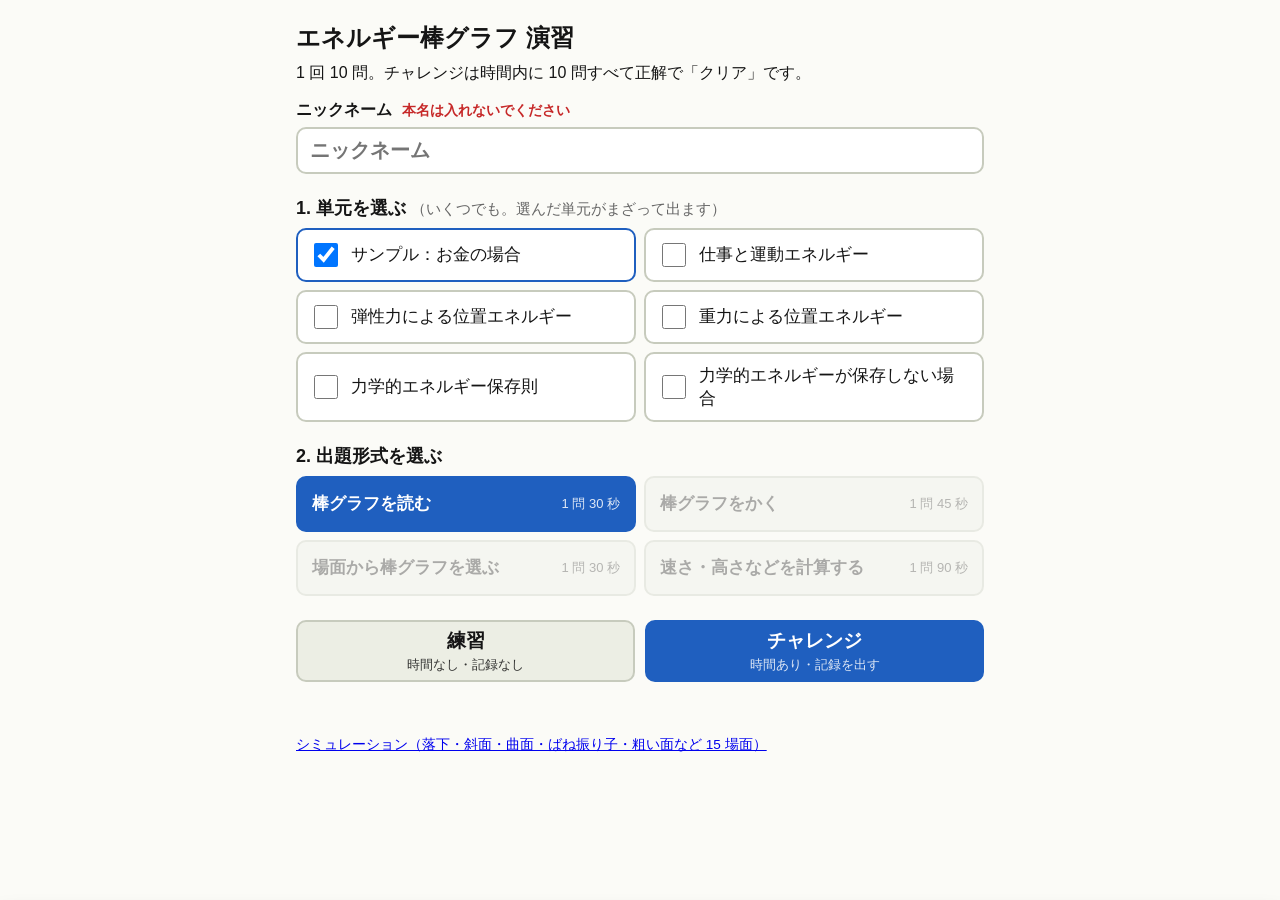
<file: index.html>
<!DOCTYPE html>
<html lang="ja">
<head>
<meta charset="utf-8">
<meta name="viewport" content="width=device-width,initial-scale=1,viewport-fit=cover">
<title>エネルギー棒グラフ 演習</title>
<link rel="stylesheet" href="css/app.css">
</head>
<body>

<!-- ホーム -->
<section id="vHome" class="view">
  <div class="home">
    <h1>エネルギー棒グラフ 演習</h1>
    <p class="lead">1 回 10 問。チャレンジは時間内に 10 問すべて正解で「クリア」です。</p>

    <label class="field"><span>ニックネーム <span class="warnnote">本名は入れないでください</span></span>
      <input id="name" maxlength="16" autocomplete="off" placeholder="ニックネーム">
    </label>

    <h2>1. 単元を選ぶ <span class="dim">（いくつでも。選んだ単元がまざって出ます）</span></h2>
    <div id="units" class="units"></div>

    <h2>2. 出題形式を選ぶ</h2>
    <div id="formats" class="levels"></div>

    <div class="startrow">
      <button id="practice" class="big" type="button">練習<span class="t">時間なし・記録なし</span></button>
      <button id="start" class="big primary" type="button">チャレンジ<span class="t">時間あり・記録を出す</span></button>
    </div>
    <p id="homeMsg" class="msg"></p>
    <p class="dim"><a href="sim.html">シミュレーション（落下・斜面・曲面・ばね振り子・粗い面など 15 場面）</a></p>
  </div>
</section>

<!-- 問題 -->
<section id="vQuiz" class="view hidden">
  <header class="qtop">
    <span id="qNum" class="qnum"></span>
    <div class="timer"><div id="timerBar"></div></div>
    <span id="timerTxt" class="ttxt"></span>
    <button id="bSheet" class="tool" type="button">✏️<span class="lbl"> 計算用紙</span></button>
    <button id="bCalc" class="tool" type="button">🧮<span class="lbl"> 電卓</span></button>
  </header>
  <!-- 問題文と問いは 1 か所。その下に図、そのすぐ下で答える（視線を上から下へ 1 本に） -->
  <main class="qscroll" id="qscroll">
    <div class="qcard">
      <p class="qtext"><span id="qText"></span><span id="qAsk" class="ask"></span></p>
      <div class="figs" id="figs"><div id="qScene" class="scene"></div><div id="qChart" class="chart"></div></div>
      <div id="answerArea" class="answer"></div>
      <div id="feedback" class="feedback hidden"></div>
    </div>
  </main>
</section>

<!-- 結果 -->
<section id="vResult" class="view hidden">
  <div class="result">
    <div id="rScore" class="rscore"></div>
    <div id="rClear" class="clear hidden">クリア</div>
    <ol id="rList" class="rlist"></ol>
    <div class="record" id="rRecord">
      <img id="recordImg" alt="回答記録の画像">
      <a id="recordDl" class="big primary" href="#" download="回答記録.png">画像を保存</a>
      <p class="dim">保存した画像を Classroom に提出してください。保存できないときは、画像を長押しして保存するか、画面のスクリーンショットを撮ってください。</p>
    </div>
    <div class="row">
      <button id="again" class="big" type="button">もう一度（同じ単元・出題形式）</button>
      <button id="toChallenge" class="big primary hidden" type="button">同じ単元・出題形式でチャレンジ</button>
      <button id="home" class="big" type="button">はじめの画面へ</button>
    </div>
  </div>
</section>

<!-- 計算用紙（下から出る） -->
<div id="sheet" aria-label="計算用紙">
  <div id="grip" title="上下に動かして高さを変える"></div>
  <div id="tools">
    <button id="tPen" class="on" type="button">✒️ ペン</button>
    <button id="tEra" type="button">🧽 消しゴム</button>
    <button id="tUndo" type="button">↶ 戻す</button>
    <button id="tClear" type="button">🗑 全部消す</button>
    <span class="note" id="penNote">指でも書けます（ペンを使うと指は無視）</span>
    <span class="sp"></span>
    <button id="tClose" type="button">✕ 閉じる</button>
  </div>
  <div id="padwrap"><canvas id="pad"></canvas></div>
</div>

<!-- 電卓（浮かぶ・動かせる） -->
<div id="calc">
  <div id="calchead"><span>⠿ 電卓（ここを持って動かす）</span><button id="cClose" type="button">✕</button></div>
  <div id="disp"><div class="ex" id="dEx"></div><div class="rv" id="dRv">0</div></div>
  <div id="ckeys"></div>
</div>

<canvas id="recordCanvas" class="hidden"></canvas>

<script src="vendor/qrcode.js"></script>
<script src="vendor/qrcode_UTF8.js"></script>
<script src="lib/ebar.js"></script>
<script src="lib/scene.js"></script>
<script src="lib/gen.js"></script>
<script src="js/record.js"></script>
<script src="js/tools.js"></script>
<script src="js/app.js"></script>
</body>
</html>
</file>
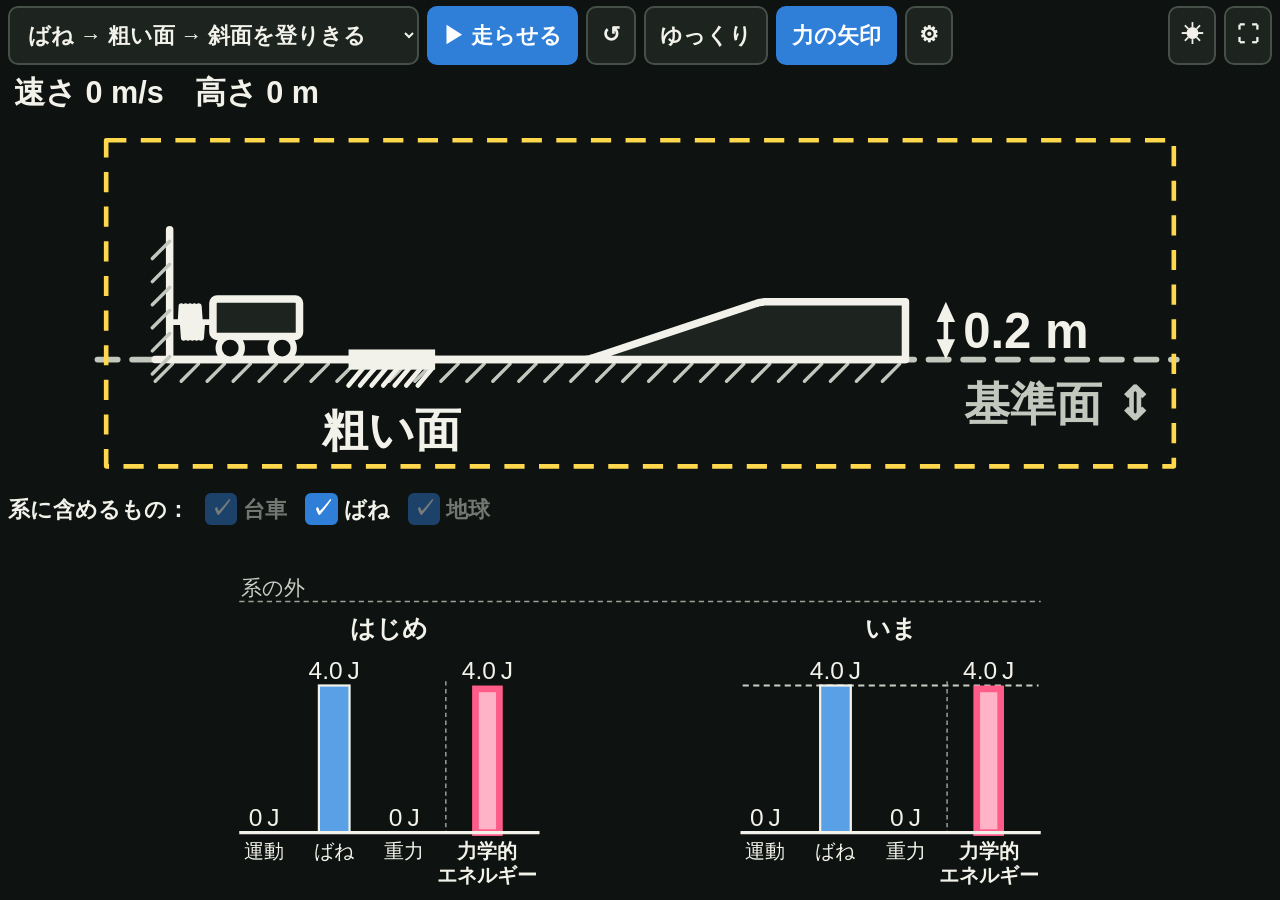
<file: sim.html>
<!DOCTYPE html>
<html lang="ja" class="dark">
<head>
<meta charset="utf-8">
<meta name="viewport" content="width=device-width,initial-scale=1,maximum-scale=1,user-scalable=no,viewport-fit=cover">
<meta name="apple-mobile-web-app-capable" content="yes">
<meta name="mobile-web-app-capable" content="yes">
<meta name="apple-mobile-web-app-status-bar-style" content="black-translucent">
<meta name="theme-color" content="#0e1210">
<title>エネルギー棒グラフ シミュレーション</title>
<link rel="stylesheet" href="css/sim.css">
</head>
<body>
<div id="app">
  <!-- 操作は 1 行にまとめる（場面・再生・表示）。図の場所を広くとる -->
  <header class="bar">
    <select id="preset" aria-label="場面"></select>
    <button id="bRun" class="primary" type="button">▶ 走らせる</button>
    <button id="bReset" type="button" title="はじめから">↺</button>
    <button id="bSlow" type="button">ゆっくり</button>
    <button id="bForce" class="on" type="button" aria-pressed="true">力の矢印</button>
    <button id="bAdj" class="icon" type="button" title="値を動かす">⚙</button>
    <span class="sp"></span>
    <button id="bTheme" class="icon" type="button" title="明るい画面／黒い画面">☀</button>
    <button id="bFull" class="icon" type="button" title="全画面">⛶</button>
  </header>
  <div id="custom" class="bar sub hidden"></div>

  <!-- 上にコース、下に棒グラフ（横に並べると両方小さくなった）。縦長の場面（鉛直）だけ、横長の画面で左右に並べる -->
  <main id="stage" class="stage">
    <div class="cell course">
      <div id="course"></div>
      <div id="readout" class="readout"></div>
    </div>
    <div class="side">
      <div class="row2"><div id="sys" class="sys"></div><div id="msg" class="msg"></div></div>
      <div id="chart" class="cell chart"></div>
      <p id="fricCap" class="fcap hidden">↑ 摩擦力が台車に負の仕事をした</p>
    </div>
  </main>
</div>

<script src="lib/ebar.js"></script>
<script src="lib/simcore.js"></script>
<script src="js/sim.js"></script>
</body>
</html>
</file>
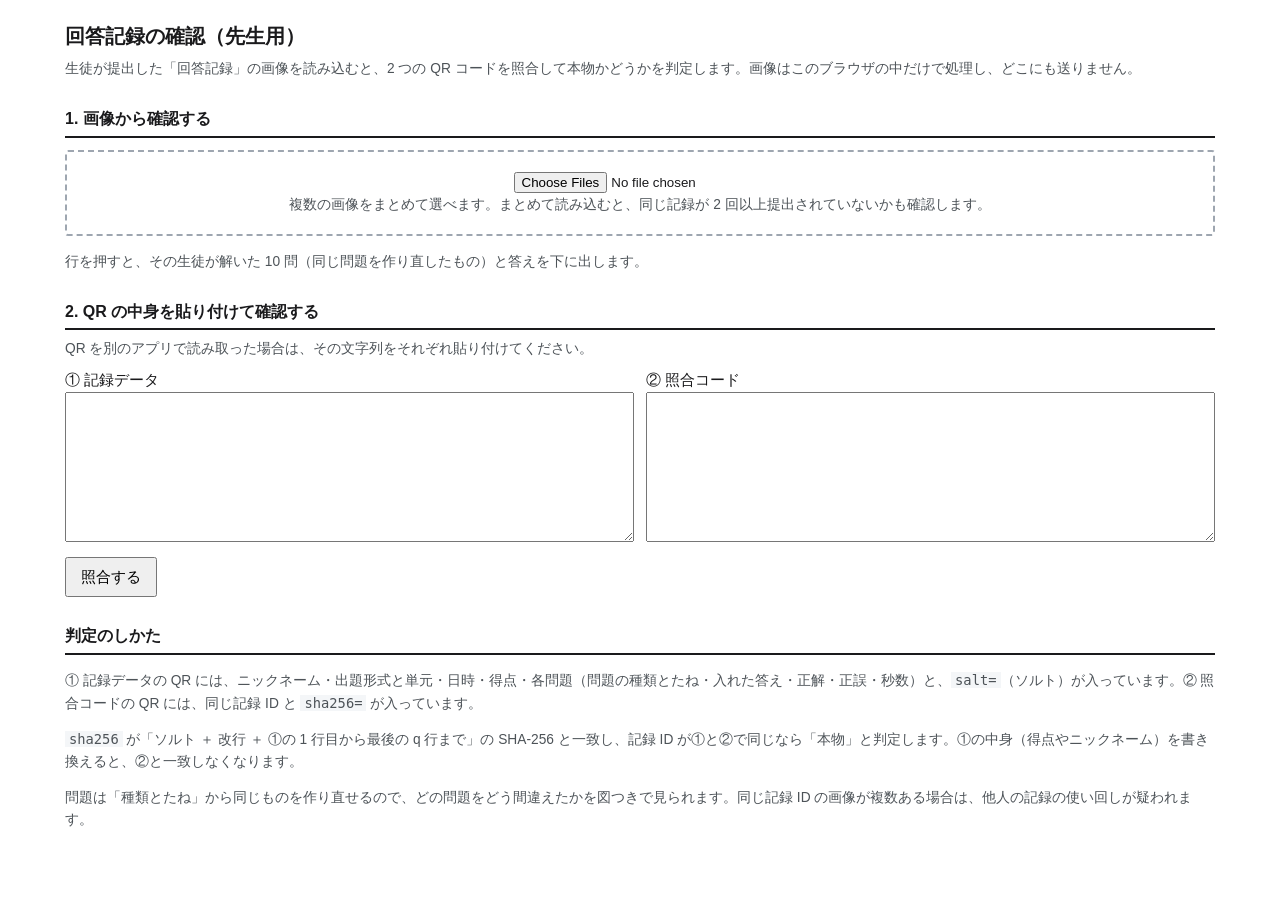
<file: verify.html>
<!DOCTYPE html>
<html lang="ja">
<head>
<meta charset="UTF-8">
<meta name="viewport" content="width=device-width, initial-scale=1.0">
<meta name="robots" content="noindex">
<title>回答記録の確認（先生用）｜エネルギー棒グラフ 演習</title>
<style>
  body { font-family: "BIZ UDPGothic", "Hiragino Sans", "Noto Sans JP", Meiryo, sans-serif; color: #1a1a1c; margin: 0; padding: 20px; line-height: 1.6; font-size: 15px; }
  main { max-width: 1150px; margin: 0 auto; }
  h1 { font-size: 1.25rem; margin: 0 0 6px; }
  h2 { font-size: 1rem; margin: 26px 0 8px; border-bottom: 2px solid #1a1a1c; padding-bottom: 4px; }
  .note { color: #4d5358; font-size: .86rem; }
  .drop { border: 2px dashed #9ea6b0; padding: 18px; text-align: center; margin: 12px 0; border-radius: 3px; }
  table { border-collapse: collapse; width: 100%; font-size: .84rem; }
  th, td { border: 1px solid #d8dce0; padding: 6px 8px; text-align: left; vertical-align: top; }
  th { background: #f4f6f8; }
  tr.rec { cursor: pointer; } tr.rec:hover { background: #f7f9fc; }
  .ok { color: #0e6245; font-weight: 700; } .ng { color: #b91c1c; font-weight: 700; } .warn { color: #9a5b00; font-weight: 700; }
  textarea { width: 100%; height: 150px; font-family: monospace; font-size: .8rem; box-sizing: border-box; }
  button { font: inherit; padding: 6px 14px; cursor: pointer; }
  code { background: #f4f6f8; padding: 0 4px; }
  pre { background: #f4f6f8; padding: 10px; font-size: .8rem; white-space: pre-wrap; }
  .detail { border: 2px solid #9ea6b0; border-radius: 6px; padding: 10px 14px; margin: 12px 0; }
  .qd { border-top: 1px solid #d8dce0; padding: 10px 0; display: grid; grid-template-columns: 1fr 1fr; gap: 12px; }
  .qd svg { width: 100%; height: auto; max-width: 460px; display: block; }
  .qd .t { font-size: .9rem; }
  @media (max-width: 800px) { .qd { grid-template-columns: 1fr; } }
</style>
</head>
<body>
<main>
  <h1>回答記録の確認（先生用）</h1>
  <div class="note">生徒が提出した「回答記録」の画像を読み込むと、2 つの QR コードを照合して本物かどうかを判定します。画像はこのブラウザの中だけで処理し、どこにも送りません。</div>

  <h2>1. 画像から確認する</h2>
  <div class="drop">
    <input type="file" id="file-input" accept="image/*" multiple>
    <div class="note">複数の画像をまとめて選べます。まとめて読み込むと、同じ記録が 2 回以上提出されていないかも確認します。</div>
  </div>
  <div id="summary" class="note"></div>
  <p><button type="button" id="csv-btn" hidden>一覧を CSV で保存</button></p>
  <table id="result-table" hidden>
    <thead><tr><th>画像</th><th>判定</th><th>ニックネーム</th><th>出題形式・単元</th><th>得点</th><th>回答日時</th><th>記録ID</th><th>理由・注意</th></tr></thead>
    <tbody></tbody>
  </table>
  <div class="note">行を押すと、その生徒が解いた 10 問（同じ問題を作り直したもの）と答えを下に出します。</div>
  <div id="detail"></div>

  <h2>2. QR の中身を貼り付けて確認する</h2>
  <div class="note">QR を別のアプリで読み取った場合は、その文字列をそれぞれ貼り付けてください。</div>
  <div style="display:grid; grid-template-columns:1fr 1fr; gap:12px; margin-top:8px;">
    <div><div>① 記録データ</div><textarea id="paste-record"></textarea></div>
    <div><div>② 照合コード</div><textarea id="paste-check"></textarea></div>
  </div>
  <button type="button" id="paste-verify-btn" style="margin-top:8px;">照合する</button>
  <pre id="paste-result" hidden></pre>

  <h2>判定のしかた</h2>
  <div class="note">
    <p>① 記録データの QR には、ニックネーム・出題形式と単元・日時・得点・各問題（問題の種類とたね・入れた答え・正解・正誤・秒数）と、<code>salt=</code>（ソルト）が入っています。② 照合コードの QR には、同じ記録 ID と <code>sha256=</code> が入っています。</p>
    <p><code>sha256</code> が「ソルト ＋ 改行 ＋ ①の 1 行目から最後の q 行まで」の SHA-256 と一致し、記録 ID が①と②で同じなら「本物」と判定します。①の中身（得点やニックネーム）を書き換えると、②と一致しなくなります。</p>
    <p>問題は「種類とたね」から同じものを作り直せるので、どの問題をどう間違えたかを図つきで見られます。同じ記録 ID の画像が複数ある場合は、他人の記録の使い回しが疑われます。</p>
  </div>
</main>
<script src="vendor/jsQR.js"></script>
<script src="lib/ebar.js"></script>
<script src="lib/scene.js"></script>
<script src="lib/gen.js"></script>
<script src="js/record.js"></script>
<script src="js/verify.js"></script>
</body>
</html>
</file>
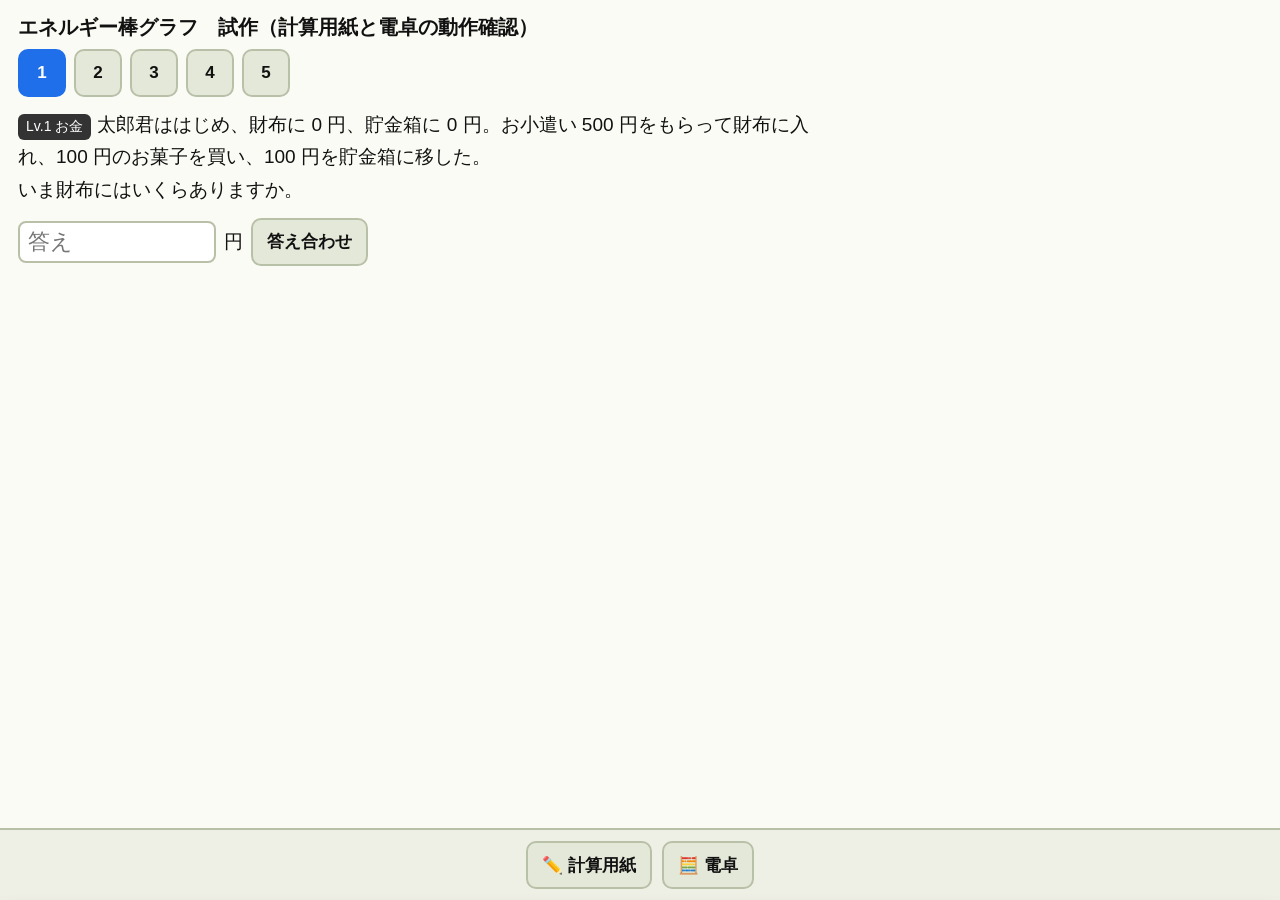
<file: proto/scratch.html>
<!DOCTYPE html>
<html lang="ja">
<head>
<meta charset="utf-8">
<meta name="viewport" content="width=device-width,initial-scale=1,viewport-fit=cover">
<title>エネルギー棒グラフ 試作（計算用紙・電卓）</title>
<style>
:root{--bg:#fbfbf5;--fg:#111;--dim:#667;--line:#b9c0a8;--btn:#e4e8d8;--on:#1f6feb;--K:#1f5f8b;--Us:#2e8b57;--Ug:#c77d0a;--sum:#e05a78;--W:#d23;}
*{box-sizing:border-box;-webkit-tap-highlight-color:transparent}
html,body{margin:0;height:100%;background:var(--bg);color:var(--fg);
  font-family:"BIZ UDPGothic","Hiragino Sans","Noto Sans JP",sans-serif;touch-action:manipulation}
body{overflow:hidden}
#main{position:fixed;inset:0 0 72px 0;overflow:auto;padding:14px 18px 40px;-webkit-overflow-scrolling:touch}
h1{font-size:20px;margin:0 0 6px}
.lv{display:inline-block;background:#333;color:#fff;border-radius:6px;padding:1px 8px;font-size:14px;margin-right:6px}
.q{font-size:19px;line-height:1.7;max-width:820px}
.nav{display:flex;gap:8px;flex-wrap:wrap;margin:8px 0 12px}
button{font:inherit;font-size:17px;font-weight:700;background:var(--btn);color:var(--fg);border:2px solid var(--line);
  border-radius:10px;min-height:48px;min-width:48px;padding:4px 14px;cursor:pointer;
  -webkit-user-select:none;user-select:none;-webkit-touch-callout:none}
button.on{background:var(--on);border-color:var(--on);color:#fff}
button:active{filter:brightness(.9)}
.ans{display:flex;gap:8px;align-items:center;flex-wrap:wrap;margin:12px 0;font-size:19px}
.ans input{font:inherit;font-size:22px;width:9em;padding:6px 8px;border:2px solid var(--line);border-radius:8px}
.res{font-weight:700;min-height:1.6em;font-size:19px}
.res.ok{color:#178a3a}.res.ng{color:#c22}
.choices{display:flex;gap:12px;flex-wrap:wrap}
.choice{border:3px solid var(--line);border-radius:12px;padding:4px;background:#fff;cursor:pointer}
.choice.sel{border-color:var(--on)}
svg text{font-family:inherit}
/* 下のバー */
#bar{position:fixed;left:0;right:0;bottom:0;height:72px;display:flex;gap:10px;justify-content:center;align-items:center;
  background:#eef0e6;border-top:2px solid var(--line);padding-bottom:env(safe-area-inset-bottom);z-index:5}
/* 計算用紙（下から出る） */
#sheet{position:fixed;left:0;right:0;bottom:0;height:46vh;background:#fff;border-top:3px solid #888;
  box-shadow:0 -6px 20px rgba(0,0,0,.18);transform:translateY(105%);transition:transform .2s;z-index:10;
  display:flex;flex-direction:column}
#sheet.open{transform:none}
#sheet.dragging{transition:none}
#grip{height:26px;display:flex;justify-content:center;align-items:center;cursor:ns-resize;touch-action:none;flex:none}
#grip::before{content:"";width:70px;height:6px;border-radius:3px;background:#aaa}
#tools{display:flex;gap:8px;padding:0 10px 6px;flex:none;align-items:center;flex-wrap:wrap}
#tools .sp{flex:1}
#tools .note{font-size:13px;color:var(--dim)}
#padwrap{position:relative;flex:1;min-height:0;
  background-image:linear-gradient(#e8eef5 1px,transparent 1px),linear-gradient(90deg,#e8eef5 1px,transparent 1px);background-size:28px 28px}
#pad{position:absolute;inset:0;width:100%;height:100%;touch-action:none;display:block;
  -webkit-user-select:none;user-select:none;-webkit-touch-callout:none}
/* 電卓（浮かぶ・動かせる） */
#calc{position:fixed;right:16px;top:70px;width:300px;background:#2b2f33;color:#fff;border-radius:14px;padding:8px;
  box-shadow:0 8px 24px rgba(0,0,0,.3);z-index:20;display:none;touch-action:none;
  -webkit-user-select:none;user-select:none}
#calc.open{display:block}
#calchead{display:flex;justify-content:space-between;align-items:center;padding:0 4px 6px;cursor:move;font-size:14px;color:#bbb}
#calchead button{min-height:34px;min-width:34px;padding:0 8px;font-size:15px;background:#444;color:#fff;border-color:#555}
#disp{background:#eef3e8;color:#111;border-radius:8px;padding:6px 10px;text-align:right;font-size:18px;min-height:64px;word-break:break-all}
#disp .ex{color:#555;font-size:16px;min-height:1.3em}
#disp .rv{font-size:26px;font-weight:700}
#keys{display:grid;grid-template-columns:repeat(5,1fr);gap:6px;margin-top:8px}
#keys button{min-height:48px;padding:0;font-size:20px;background:#444;color:#fff;border-color:#555}
#keys button.op{background:#5a6e8c}
#keys button.eq{background:#e08a1e;border-color:#e08a1e}
#keys button.wide{grid-column:span 2}
</style>
</head>
<body>
<div id="main">
  <h1>エネルギー棒グラフ　試作（計算用紙と電卓の動作確認）</h1>
  <div class="nav" id="nav"></div>
  <div id="qbox"></div>
</div>

<div id="bar">
  <button id="bSheet">✏️ 計算用紙</button>
  <button id="bCalc">🧮 電卓</button>
</div>

<div id="sheet" aria-label="計算用紙">
  <div id="grip" title="上下に動かして高さを変える"></div>
  <div id="tools">
    <button id="tPen" class="on">✒️ ペン</button>
    <button id="tEra">🧽 消しゴム</button>
    <button id="tUndo">↶ 戻す</button>
    <button id="tClear">🗑 全部消す</button>
    <span class="note" id="penNote">指でも書けます（ペンを使うと指は無視）</span>
    <span class="sp"></span>
    <button id="tClose">✕ 閉じる</button>
  </div>
  <div id="padwrap"><canvas id="pad"></canvas></div>
</div>

<div id="calc">
  <div id="calchead"><span>⠿ 電卓（ここを持って動かす）</span><button id="cClose">✕</button></div>
  <div id="disp"><div class="ex" id="dEx"></div><div class="rv" id="dRv">0</div></div>
  <div id="keys"></div>
</div>

<script>
'use strict';
const cap=(el,id)=>{try{el.setPointerCapture(id);}catch(_){}};  // 取れないことがあっても描画は続ける
/* ============ 問題（試作：レベルごとに 1 問ずつ） ============ */
// 棒グラフ（ストックだけ）＋仕事は矢印（フロー）。棒の高さは J。
function barSVG(before, after, work, opt={}){
  // before/after: {K,Us,Ug} J。work: J（正=入る、負=出る、0/null=なし）
  const W=520,H=230, base=180, scale=opt.scale||1.4, cols=['K','Us','Ug','sum'];
  const name={K:'運動',Us:'ばね',Ug:'重力',sum:'合計'}, col={K:'var(--K)',Us:'var(--Us)',Ug:'var(--Ug)',sum:'var(--sum)'};
  const g=(e,x0,label)=>{ e={...e}; e.sum=(e.K||0)+(e.Us||0)+(e.Ug||0); let s=`<text x="${x0+95}" y="20" text-anchor="middle" font-size="17" font-weight="700">${label}</text>`;
    cols.forEach((c,i)=>{const x=x0+15+i*45, h=(e[c]||0)*scale;
      s+=`<rect x="${x}" y="${base-h}" width="28" height="${h}" fill="${col[c]}"/>`;
      if(opt.values!==false) s+=`<text x="${x+14}" y="${base-h-5}" text-anchor="middle" font-size="14">${opt.hide&&opt.hide.includes(label+c)?'?':(e[c]||0)+' J'}</text>`;
      s+=`<text x="${x+14}" y="${base+18}" text-anchor="middle" font-size="13">${name[c]}</text>`;});
    return s+`<line x1="${x0+5}" y1="${base}" x2="${x0+195}" y2="${base}" stroke="#333" stroke-width="2"/>`+
      `<line x1="${x0+190-25}" y1="30" x2="${x0+190-25}" y2="${base}" stroke="#999" stroke-dasharray="4 3"/>`;};
  let s=`<svg viewBox="0 0 ${W} ${H}" width="${opt.w||W}" role="img">`+g(before,0,'まえ')+g(after,320,'あと');
  if(work){const up=work>0, t=opt.hideW?'?':`${up?'+':''}${work} J`;
    s+= up? `<path d="M225 60 h70 v30 h14 l-49 40 l-49 -40 h14 z" fill="#fde2e7" stroke="var(--W)" stroke-width="2"/><text x="260" y="82" text-anchor="middle" font-size="17" font-weight="700" fill="var(--W)">${t}</text><text x="260" y="152" text-anchor="middle" font-size="13">仕事をされた</text>`
          : `<path d="M225 80 h70 v30 h14 l-49 40 l-49 -40 h14 z" fill="#e2ecfd" stroke="#2456b8" stroke-width="2"/><text x="260" y="102" text-anchor="middle" font-size="17" font-weight="700" fill="#2456b8">${t}</text><text x="260" y="60" text-anchor="middle" font-size="13">仕事をした（負の仕事）</text>`;}
  else s+=`<text x="260" y="110" text-anchor="middle" font-size="26">→</text>`;
  return s+'</svg>';
}
const Q=[
 {id:'m1',lv:'Lv.1 お金',html:`太郎君ははじめ、財布に 0 円、貯金箱に 0 円。お小遣い 500 円をもらって財布に入れ、100 円のお菓子を買い、100 円を貯金箱に移した。<br>いま財布にはいくらありますか。`,ans:300,unit:'円'},
 {id:'g1',lv:'Lv.2 グラフの値',html:`運動エネルギー 50 J で動いている台車に、30 J の仕事をした（台車<b>に</b>仕事をした）。あとの運動エネルギーは何 J か。<br>`+barSVG({K:50},{K:80},30,{hide:['あとK','あとsum']}),ans:80,unit:'J'},
 {id:'d1',lv:'Lv.2 グラフの記入',type:'draw',html:`なめらかな水平面で、ばね（ばねのエネルギー 40 J）に押し付けた物体を放した。ばねから離れたあとの棒グラフを、棒を上下に動かして作ろう（1 目盛 10 J）。`},
 {id:'s1',lv:'Lv.3 場面から選ぶ',type:'choice',html:`高さ 1 m から静かに落とした物体（物体と重力場の系）。地面に着く直前の棒グラフはどれ？（はじめ：重力 60 J）`,
   choices:[barSVG({Ug:60},{K:60},0,{w:250,values:false}),barSVG({Ug:60},{K:30,Ug:30},0,{w:250,values:false}),barSVG({Ug:60},{K:60},60,{w:250,values:false})],ans:0,
   why:['正解。重力による位置エネルギーがすべて運動エネルギーに変わり、合計は変わらない。','まだ半分の高さ（0.5 m）のとき。','系に「重力場」を入れたので、重力の仕事を外から足すと二重に数えてしまう。']},
 {id:'c1',lv:'Lv.4 速さの計算',html:`質量 2.0 kg の物体を高さ 10 m から自由落下させた（g = 9.8 m/s²）。地面に達する直前の速さは何 m/s か。<br><span style="color:#667;font-size:16px">ヒント：まず棒グラフ → 重力 mgh → 運動 ½mv²</span>`,ans:14,unit:'m/s',tol:0.15},
];
let cur=0;
function renderNav(){document.getElementById('nav').innerHTML=Q.map((q,i)=>`<button class="${i===cur?'on':''}" data-i="${i}">${i+1}</button>`).join('');}
document.getElementById('nav').addEventListener('click',e=>{const b=e.target.closest('button');if(!b)return;go(+b.dataset.i);});
function go(i){Pad.save(Q[cur].id);cur=i;renderNav();renderQ();Pad.load(Q[cur].id);}
function renderQ(){
  const q=Q[cur], box=document.getElementById('qbox');
  let h=`<div class="q"><span class="lv">${q.lv}</span>${q.html}</div>`;
  if(q.type==='choice'){h+=`<div class="choices">${q.choices.map((c,i)=>`<div class="choice" data-i="${i}">${'ABC'[i]}<br>${c}</div>`).join('')}</div><div class="res" id="res"></div>`;}
  else if(q.type==='draw'){h+=`<div id="drawer"></div><div class="ans"><button id="chk">答え合わせ</button></div><div class="res" id="res"></div>`;}
  else{h+=`<div class="ans"><input id="ai" inputmode="decimal" autocomplete="off" placeholder="答え"> ${q.unit}<button id="chk">答え合わせ</button></div><div class="res" id="res"></div>`;}
  box.innerHTML=h;
  const res=box.querySelector('#res');
  if(q.type==='choice') box.querySelectorAll('.choice').forEach(el=>el.onclick=()=>{box.querySelectorAll('.choice').forEach(x=>x.classList.remove('sel'));el.classList.add('sel');
      const i=+el.dataset.i;res.className='res '+(i===q.ans?'ok':'ng');res.textContent=(i===q.ans?'⭕ ':'✖ ')+q.why[i];});
  else if(q.type==='draw') DrawBars.mount(box.querySelector('#drawer'),res);
  else box.querySelector('#chk').onclick=()=>{const v=parseFloat(box.querySelector('#ai').value.replace(/[，,]/g,'.').replace(/[０-９．]/g,c=>String.fromCharCode(c.charCodeAt(0)-0xFEE0)));
      const ok=Math.abs(v-q.ans)<=(q.tol||1e-9);res.className='res '+(ok?'ok':'ng');res.textContent=isNaN(v)?'数を入れてください':ok?'⭕ 正解！':'✖ もう一度。棒グラフを描いてから考えよう';};
}
/* グラフの記入：棒をドラッグ（10 J 刻み） */
const DrawBars={mount(el,res){
  const st={K:0,Us:0,Ug:0}, step=10, sc=1.6, base=200, names={K:'運動',Us:'ばね',Ug:'重力'}, keys=['K','Us','Ug'];
  el.innerHTML=`<svg id="dsvg" viewBox="0 0 520 240" width="520" style="touch-action:none;background:#fff;border:2px solid var(--line);border-radius:10px;max-width:100%"></svg>`;
  const svg=el.querySelector('svg');
  const draw=()=>{const before=barSVG({Us:40},{},0).match(/<rect[\s\S]*?<\/svg>/);
    let s='';for(let j=0;j<=10;j++)s+=`<line x1="300" x2="510" y1="${base-j*step*sc/1}" y2="${base-j*step*sc/1}" stroke="#eee"/>`;
    // まえ（固定）
    s+=`<text x="100" y="20" text-anchor="middle" font-weight="700">まえ</text>`;
    [['K',0],['Us',40],['Ug',0]].forEach(([k,v],i)=>{const x=20+i*55;s+=`<rect x="${x}" y="${base-v*sc}" width="34" height="${v*sc}" fill="var(--${k})"/><text x="${x+17}" y="${base+18}" text-anchor="middle" font-size="13">${names[k]}</text><text x="${x+17}" y="${base-v*sc-5}" text-anchor="middle" font-size="13">${v} J</text>`;});
    s+=`<line x1="10" x2="190" y1="${base}" y2="${base}" stroke="#333" stroke-width="2"/><text x="245" y="120" text-anchor="middle" font-size="26">→</text>`;
    s+=`<text x="400" y="20" text-anchor="middle" font-weight="700">あと（棒を動かす）</text>`;
    keys.forEach((k,i)=>{const x=320+i*65,v=st[k];s+=`<rect data-k="${k}" x="${x-10}" y="30" width="54" height="${base-30}" fill="transparent"/><rect x="${x}" y="${base-v*sc}" width="34" height="${v*sc}" fill="var(--${k})" pointer-events="none"/><rect x="${x-4}" y="${base-v*sc-6}" width="42" height="10" rx="4" fill="#333" pointer-events="none"/><text x="${x+17}" y="${base+18}" text-anchor="middle" font-size="13">${names[k]}</text><text x="${x+17}" y="${base-v*sc-12}" text-anchor="middle" font-size="13">${v} J</text>`;});
    s+=`<line x1="300" x2="510" y1="${base}" y2="${base}" stroke="#333" stroke-width="2"/>`;svg.innerHTML=s;};
  let act=null;
  const setFrom=e=>{const p=svg.createSVGPoint();p.x=e.clientX;p.y=e.clientY;const q=p.matrixTransform(svg.getScreenCTM().inverse());
    st[act]=Math.max(0,Math.min(100,Math.round((base-q.y)/sc/step)*step));draw();};
  svg.addEventListener('pointerdown',e=>{const k=e.target.dataset&&e.target.dataset.k;if(!k)return;act=k;cap(svg,e.pointerId);setFrom(e);e.preventDefault();});
  svg.addEventListener('pointermove',e=>{if(act)setFrom(e);});
  const up=()=>{act=null;};svg.addEventListener('pointerup',up);svg.addEventListener('pointercancel',up);
  draw();
  document.getElementById('chk').onclick=()=>{const ok=st.K===40&&st.Us===0&&st.Ug===0;res.className='res '+(ok?'ok':'ng');
    res.textContent=ok?'⭕ 正解！ばねのエネルギー 40 J がすべて運動エネルギーに変わった（合計は 40 J のまま）':(st.K+st.Us+st.Ug!==40?'✖ 合計が「まえ」と変わっています。外から仕事はされていないよ':'✖ ばねから離れたら、ばねは伸びも縮みもしていないよ');};
}};

/* ============ 計算用紙（手書き：黒ペンと消しゴムだけ） ============ */
const Pad=(()=>{
  const cv=document.getElementById('pad'), ctx=cv.getContext('2d'), wrap=document.getElementById('padwrap');
  let strokes=[], undo=[], mode='pen', curS=null, curId=null, penSeen=false, store={};
  const W=2.6, ER=14; // ペンの太さ・消しゴムの半径（CSS px）
  function resize(){const r=wrap.getBoundingClientRect(), d=window.devicePixelRatio||1;
    cv.width=Math.round(r.width*d);cv.height=Math.round(r.height*d);ctx.setTransform(d,0,0,d,0,0);redraw();}
  function drawStroke(s){const p=s.p;ctx.strokeStyle='#111';ctx.lineWidth=W;ctx.lineCap='round';ctx.lineJoin='round';ctx.beginPath();
    if(p.length===1){ctx.arc(p[0][0],p[0][1],W/2,0,7);ctx.fillStyle='#111';ctx.fill();return;}
    ctx.moveTo(p[0][0],p[0][1]);for(let i=1;i<p.length-1;i++){const mx=(p[i][0]+p[i+1][0])/2,my=(p[i][1]+p[i+1][1])/2;ctx.quadraticCurveTo(p[i][0],p[i][1],mx,my);}
    const l=p[p.length-1];ctx.lineTo(l[0],l[1]);ctx.stroke();}
  function redraw(){const r=wrap.getBoundingClientRect();ctx.clearRect(0,0,r.width,r.height);strokes.forEach(drawStroke);if(curS)drawStroke(curS);}
  const pos=e=>{const r=cv.getBoundingClientRect();return[e.clientX-r.left,e.clientY-r.top];};
  function hit(s,x,y){return s.p.some(([a,b])=>(a-x)**2+(b-y)**2<ER*ER);}
  function erase(x,y){const before=strokes.length, gone=strokes.filter(s=>hit(s,x,y));if(!gone.length)return;
    strokes=strokes.filter(s=>!hit(s,x,y));undo.push({t:'erase',s:gone});redraw();}
  let activeId=null;
  function accept(e){ // ペンを一度でも使ったら、指（touch）は無視＝手のひらで線が出ない
    if(e.pointerType==='pen'){if(!penSeen){penSeen=true;document.getElementById('penNote').textContent='ペンを検出：指・手のひらでは書きません';}return true;}
    return !penSeen;}
  cv.addEventListener('pointerdown',e=>{if(!accept(e)||activeId!==null)return;e.preventDefault();activeId=e.pointerId;cap(cv,e.pointerId);
    const [x,y]=pos(e);if(mode==='pen'){curS={p:[[x,y]]};redraw();}else erase(x,y);});
  cv.addEventListener('pointermove',e=>{if(e.pointerId!==activeId)return;e.preventDefault();
    const evs=e.getCoalescedEvents?e.getCoalescedEvents():[e];
    for(const ev of (evs.length?evs:[e])){const [x,y]=pos(ev);if(mode==='pen'&&curS)curS.p.push([x,y]);else if(mode==='era')erase(x,y);}
    if(mode==='pen')redraw();});
  const end=e=>{if(e.pointerId!==activeId)return;activeId=null;if(curS){strokes.push(curS);undo.push({t:'add',s:[curS]});curS=null;redraw();}};
  cv.addEventListener('pointerup',end);cv.addEventListener('pointercancel',end);
  // iPad Safari：長押しの拡大鏡・選択・スクロールを止める
  ['touchstart','touchmove'].forEach(t=>cv.addEventListener(t,e=>e.preventDefault(),{passive:false}));
  cv.addEventListener('contextmenu',e=>e.preventDefault());
  new ResizeObserver(resize).observe(wrap);
  return{
    setMode(m){mode=m;cv.style.cursor=m==='era'?'cell':'crosshair';},
    undo(){const u=undo.pop();if(!u)return;if(u.t==='add')strokes=strokes.filter(s=>!u.s.includes(s));else strokes.push(...u.s);redraw();},
    clear(){if(!strokes.length)return;undo.push({t:'erase',s:strokes});strokes=[];redraw();},
    save(id){store[id]={strokes,undo};},              // 問題ごとに計算用紙を分ける
    load(id){const s=store[id]||{strokes:[],undo:[]};strokes=s.strokes;undo=s.undo;redraw();},
    count(){return strokes.length;}, _test:{cv}
  };
})();
const sheet=document.getElementById('sheet');
document.getElementById('bSheet').onclick=()=>{sheet.classList.toggle('open');document.getElementById('bSheet').classList.toggle('on',sheet.classList.contains('open'));};
document.getElementById('tClose').onclick=()=>{sheet.classList.remove('open');document.getElementById('bSheet').classList.remove('on');};
const tPen=document.getElementById('tPen'),tEra=document.getElementById('tEra');
tPen.onclick=()=>{Pad.setMode('pen');tPen.classList.add('on');tEra.classList.remove('on');};
tEra.onclick=()=>{Pad.setMode('era');tEra.classList.add('on');tPen.classList.remove('on');};
document.getElementById('tUndo').onclick=()=>Pad.undo();
document.getElementById('tClear').onclick=()=>Pad.clear();
// 高さを変える（つまみを上下）
(()=>{const g=document.getElementById('grip');let y0=null,h0;
  g.addEventListener('pointerdown',e=>{y0=e.clientY;h0=sheet.getBoundingClientRect().height;g.setPointerCapture(e.pointerId);sheet.classList.add('dragging');});
  g.addEventListener('pointermove',e=>{if(y0===null)return;const h=Math.max(160,Math.min(window.innerHeight-60,h0+(y0-e.clientY)));sheet.style.height=h+'px';});
  const up=()=>{y0=null;sheet.classList.remove('dragging');};g.addEventListener('pointerup',up);g.addEventListener('pointercancel',up);})();

/* ============ 電卓（四則・ルート・かっこ） ============ */
const Calc=(()=>{
  let ex='', last=null;
  const K=[['7','8','9','÷','⌫'],['4','5','6','×','C'],['1','2','3','−','√'],['0','.','(',')','+'],['x²','答を入れる','=']];
  const keys=document.getElementById('keys');
  keys.innerHTML=K.flat().map(k=>`<button class="${'÷×−+'.includes(k)&&k.length===1?'op':k==='='?'eq wide':k==='答を入れる'?'wide':''}" data-k="${k}" style="${k==='答を入れる'?'font-size:15px':''}">${k}</button>`).join('');
  // 安全な式の計算（eval を使わない）。√ は直後の数・かっこにかかる
  function evaluate(s){let i=0;const t=s.replace(/×/g,'*').replace(/÷/g,'/').replace(/−/g,'-').replace(/²/g,'^2');
    const peek=()=>t[i], eat=c=>{if(t[i]===c){i++;return true;}return false;};
    function num(){let j=i;while(/[0-9.]/.test(t[i]||''))i++;if(j===i)throw 0;const v=parseFloat(t.slice(j,i));if(isNaN(v))throw 0;return v;}
    function atom(){if(eat('(')){const v=expr();eat(')');return v;}if(eat('√')){const v=power();if(v<0)throw 'neg';return Math.sqrt(v);}if(eat('-'))return -power();return num();}
    function power(){let v=atom();while(eat('^')){v=Math.pow(v,atom());}return v;}
    function term(){let v=power();for(;;){if(eat('*'))v*=power();else if(eat('/')){const d=power();if(d===0)throw 'div0';v/=d;}
      else if(peek()==='('||peek()==='√')v*=power();else return v;}}  // 2√3 や 2(3+1) も掛け算
    function expr(){let v=term();for(;;){if(eat('+'))v+=term();else if(eat('-'))v-=term();else return v;}}
    const v=expr();if(i!==t.length)throw 0;return v;}
  const fmt=v=>{if(!isFinite(v))return'エラー';const r=Math.round(v*1e10)/1e10;return String(Math.abs(r)>=1e9||Math.abs(r)<1e-6&&r!==0?r.toExponential(6):r);};
  const show=(rv)=>{document.getElementById('dEx').textContent=ex;document.getElementById('dRv').textContent=rv!==undefined?rv:(ex||'0');};
  keys.addEventListener('click',e=>{const b=e.target.closest('button');if(!b)return;const k=b.dataset.k;
    if(k==='C'){ex='';last=null;show();return;}
    if(k==='⌫'){ex=ex.slice(0,-1);show();return;}
    if(k==='='){try{last=evaluate(ex);show(fmt(last));}catch(err){show(err==='div0'?'0 では割れません':err==='neg'?'√ の中が負':'式を確かめて');}return;}
    if(k==='x²'){ex+='²';show();return;}
    if(k==='答を入れる'){const a=document.getElementById('ai');if(a&&last!==null){a.value=fmt(last);}return;}
    if(last!==null&&/[0-9.√(]/.test(k)&&document.getElementById('dRv').textContent!==ex){ex='';} // 計算後に数字を押したら新しい式
    last=null;ex+=k;show();});
  return{evaluate,fmt};
})();
document.getElementById('bCalc').onclick=()=>{const c=document.getElementById('calc');c.classList.toggle('open');document.getElementById('bCalc').classList.toggle('on',c.classList.contains('open'));};
document.getElementById('cClose').onclick=()=>{document.getElementById('calc').classList.remove('open');document.getElementById('bCalc').classList.remove('on');};
(()=>{const c=document.getElementById('calc'),h=document.getElementById('calchead');let o=null;
  h.addEventListener('pointerdown',e=>{if(e.target.tagName==='BUTTON')return;const r=c.getBoundingClientRect();o=[e.clientX-r.left,e.clientY-r.top];h.setPointerCapture(e.pointerId);});
  h.addEventListener('pointermove',e=>{if(!o)return;c.style.left=Math.max(0,Math.min(innerWidth-60,e.clientX-o[0]))+'px';c.style.top=Math.max(0,Math.min(innerHeight-60,e.clientY-o[1]))+'px';c.style.right='auto';});
  const up=()=>o=null;h.addEventListener('pointerup',up);h.addEventListener('pointercancel',up);})();

renderNav();renderQ();
if(location.search.includes('calc'))document.getElementById('bCalc').click();
{const m=location.search.match(/q=(\d)/);if(m)go(+m[1]);}

/* ============ 自己テスト（?test を付けて開くと、結果をタイトルに出す） ============ */
if(location.search.includes('test')){
  const out=[];const ok=(n,c)=>out.push((c?'OK ':'NG ')+n);
  const E=Calc.evaluate;
  ok('四則',E('2×9.8×10')===196); ok('割り算',Math.abs(E('1÷3')-1/3)<1e-12); ok('ルート',E('√196')===14);
  ok('2√2',Math.abs(E('2√2')-2*Math.SQRT2)<1e-12); ok('かっこ',E('(16−8)×2')===16); ok('二乗',Math.abs(E('0.2²×25÷2')-0.5)<1e-12&&Calc.fmt(E('0.2²×25÷2'))==='0.5');
  ok('優先順位',E('2+3×4')===14); ok('負の数',E('−3+5')===2);
  let err='';try{E('5÷0');}catch(x){err=x;} ok('0で割る',err==='div0');
  // 手書き：ポインタを合成して線を引く → 1 本、消しゴム → 0 本、戻す → 1 本
  document.getElementById('bSheet').click();
  setTimeout(()=>{const cv=Pad._test.cv,r=cv.getBoundingClientRect();
    const fire=(t,x,y,type='pen')=>cv.dispatchEvent(new PointerEvent(t,{pointerId:7,pointerType:type,clientX:r.left+x,clientY:r.top+y,bubbles:true,cancelable:true,pressure:.5,buttons:t==='pointerup'?0:1}));
    fire('pointerdown',40,40);for(let i=1;i<=20;i++)fire('pointermove',40+i*8,40+i*3);fire('pointerup',200,100);
    ok('ペンで1本',Pad.count()===1);
    fire('pointerdown',60,60,'touch');fire('pointermove',120,90,'touch');fire('pointerup',120,90,'touch');
    ok('ペン使用後は指を無視',Pad.count()===1);
    document.getElementById('tEra').click();fire('pointerdown',120,70);fire('pointerup',120,70);ok('消しゴム',Pad.count()===0);
    Pad.undo();ok('戻す',Pad.count()===1);
    go(1);ok('問題ごとに別の用紙',Pad.count()===0);go(0);ok('戻ると残っている',Pad.count()===1);
    document.title='TEST '+(out.every(s=>s.startsWith('OK'))?'ALL OK':'FAIL')+' | '+out.join(' / ');
    document.body.dataset.test=document.title;},400);
}
</script>
</body>
</html>
</file>
<file: css/app.css>
/* エネルギー棒グラフ 演習。スマホ縦が基本、横長（iPad・パソコン）は 2 列（docs/decisions.md 10） */
:root { --bg:#fbfbf7; --fg:#151515; --dim:#666; --line:#c7cbbd; --btn:#eceee4; --on:#1f5fbf; --ok:#14803a; --ng:#c62828; --warn:#9a5b00; }
* { box-sizing: border-box; -webkit-tap-highlight-color: transparent; }
html, body { margin: 0; height: 100%; background: var(--bg); color: var(--fg);
  font-family: "BIZ UDPGothic", "Hiragino Sans", "Hiragino Kaku Gothic ProN", "Noto Sans JP", Meiryo, sans-serif; touch-action: manipulation; }
body { overflow: hidden; }
.hidden { display: none !important; }
.dim { color: var(--dim); font-weight: 400; font-size: .85em; }
button, .big { font: inherit; font-weight: 700; font-size: 17px; background: var(--btn); color: var(--fg); border: 2px solid var(--line);
  border-radius: 10px; min-height: 48px; min-width: 48px; padding: 4px 14px; cursor: pointer;
  -webkit-user-select: none; user-select: none; -webkit-touch-callout: none; text-decoration: none; display: inline-flex; align-items: center; justify-content: center; }
button:active { filter: brightness(.92); }
button.on { background: var(--on); border-color: var(--on); color: #fff; }
.primary { background: var(--on); border-color: var(--on); color: #fff; }
.big { font-size: 19px; min-height: 56px; padding: 6px 22px; }
.view { position: fixed; inset: 0; overflow: auto; -webkit-overflow-scrolling: touch; }

/* ホーム */
.home { max-width: 720px; margin: 0 auto; padding: 18px 16px 60px; }
.home h1 { font-size: 24px; margin: 4px 0 6px; }
.home h2 { font-size: 18px; margin: 22px 0 8px; }
.lead { margin: 0 0 14px; line-height: 1.6; }
.field { display: flex; flex-direction: column; gap: 6px; font-weight: 700; }
.field input { font: inherit; font-size: 20px; padding: 10px 12px; border: 2px solid var(--line); border-radius: 10px; background: #fff; }
.levels { display: grid; grid-template-columns: 1fr; gap: 8px; }
.levels button { justify-content: flex-start; text-align: left; gap: 10px; min-height: 56px; }
.levels button .n { display: inline-block; min-width: 2.2em; font-size: 15px; background: #333; color: #fff; border-radius: 6px; padding: 2px 6px; text-align: center; }
.levels button.on .n { background: #fff; color: var(--on); }
.levels button .t { font-size: 13px; font-weight: 400; margin-left: auto; opacity: .85; }
.units { display: grid; grid-template-columns: 1fr; gap: 8px; }
.units label { display: flex; align-items: center; gap: 10px; background: #fff; border: 2px solid var(--line); border-radius: 10px; padding: 10px 12px; font-size: 17px; }
.units label.on { border-color: var(--on); }
.units input { width: 24px; height: 24px; }
.units.off { opacity: .4; pointer-events: none; }
.startrow { display: grid; grid-template-columns: 1fr 1fr; gap: 10px; margin-top: 24px; }
.startrow button { flex-direction: column; gap: 2px; padding: 6px 8px; }
.startrow button .t { font-size: 13px; font-weight: 400; opacity: .85; }
/* 練習は時間なし: 時間の棒を出さない */
.qtop.practice .timer, .qtop.practice .ttxt { visibility: hidden; }
.msg { color: var(--ng); font-weight: 700; min-height: 1.4em; }
@media (min-width: 700px) { .levels, .units { grid-template-columns: 1fr 1fr; } }

/* 問題 */
#vQuiz { display: grid; grid-template-rows: auto 1fr; grid-template-columns: minmax(0, 1fr); overflow: hidden; height: 100%; }
.qtop { display: flex; align-items: center; gap: 8px; padding: 6px 10px; padding-top: max(6px, env(safe-area-inset-top)); background: #eef0e6; border-bottom: 2px solid var(--line); }
.tag { background: #333; color: #fff; border-radius: 6px; padding: 2px 8px; font-size: 14px; white-space: nowrap; }
.qnum { font-weight: 700; white-space: nowrap; }
.timer { flex: 1; height: 10px; background: #dde0d3; border-radius: 5px; overflow: hidden; min-width: 40px; }
#timerBar { height: 100%; width: 100%; background: var(--on); transform-origin: left; }
#timerBar.low { background: var(--ng); }
.ttxt { font-variant-numeric: tabular-nums; font-weight: 700; min-width: 2.6em; text-align: right; }
.tool { min-height: 40px; min-width: 40px; padding: 2px 8px; font-size: 16px; }
@media (max-width: 560px) { .tool .lbl { display: none; } .qtop { gap: 6px; padding-left: 8px; padding-right: 8px; } }
/* 1 本の流れ: 問題文＋問い → 図 → 答える欄（→ 正誤と解説）。横長の画面でも 1 列で、図だけ横に並べる */
.qscroll { overflow: auto; -webkit-overflow-scrolling: touch; padding: 12px 14px 40px; }
.qcard { max-width: 980px; margin: 0 auto; }
.qtext { font-size: 18px; line-height: 1.75; margin: 0 0 8px; }
/* 問いは太字にしない（画面がガチャガチャする。先生の指摘 2026-11-16）。改行して同じ大きさで続ける */
.qtext .ask { display: block; margin-top: 4px; font-weight: 400; }
.figs { display: flex; flex-wrap: wrap; gap: 8px 16px; align-items: flex-start; margin-bottom: 10px; }
.figs .scene { flex: 0 1 auto; max-width: 100%; }
.figs .chart { flex: 1 1 340px; max-width: 560px; }
.figs .scene:empty { display: none; }
.figs .chart.wide { flex: 1 1 100%; max-width: 1000px; }
button:disabled { opacity: .35; cursor: default; }
.chart svg, .fbchart svg { display: block; width: 100%; height: auto; }
.scene svg { display: block; height: auto; }   /* 幅は app.js が実寸 × 3.6 px/mm で決める */
.answer { max-width: 460px; }
.warnnote { color: var(--ng); font-size: 14px; margin-left: 6px; }
.chart.draw svg { touch-action: none; -webkit-user-select: none; user-select: none; }
.choices { display: flex; flex-direction: column; gap: 10px; }
.choice { position: relative; background: #fff; border: 3px solid var(--line); border-radius: 12px; padding: 6px 8px 4px 34px; cursor: pointer; }
.choice .mk { position: absolute; left: 8px; top: 8px; font-weight: 700; font-size: 18px; }
.choice.sel { border-color: var(--on); }
.choice.right { border-color: var(--ok); }
.choice.wrong { border-color: var(--ng); }
.ansrow { display: flex; align-items: center; gap: 8px; margin-bottom: 6px; font-size: 20px; }
.anslbl { font-weight: 800; font-size: 18px; }
.ansbox { flex: 1; min-height: 48px; background: #fff; border: 2px solid var(--line); border-radius: 10px; padding: 6px 12px; font-size: 26px; font-weight: 700; text-align: right; font-variant-numeric: tabular-nums; }
.ansbox.empty { color: #aaa; font-weight: 400; font-size: 18px; }
.unit { font-size: 20px; font-weight: 700; min-width: 2.4em; }
.keypad { display: grid; grid-template-columns: repeat(4, 1fr); gap: 6px; }
.keypad button { min-height: 50px; font-size: 22px; }
.keypad .go { background: var(--on); border-color: var(--on); color: #fff; font-size: 19px; }
.keypad .wide { grid-column: span 2; }
.drawbtns { display: flex; gap: 8px; }
.drawbtns button { flex: 1; }
.feedback { font-size: 16px; line-height: 1.6; max-width: 640px; background: #fff; border: 2px solid var(--line); border-radius: 12px; padding: 8px 14px 12px; }
.fbchart { max-width: 560px; }
.choices { display: grid; grid-template-columns: 1fr; gap: 10px; }
@media (min-width: 900px) { .choices { grid-template-columns: 1fr 1fr; } }
.verdict { font-size: 24px; font-weight: 800; margin: 2px 0 4px; }
.verdict.ok { color: var(--ok); } .verdict.ng { color: var(--ng); }
.feedback ul { margin: 4px 0 6px; padding-left: 1.2em; }
.fbchart { margin: 4px 0 8px; }
.feedback .next { width: 100%; margin-top: 4px; }
/* 間違えたとき: 「最初からやり直す」と「次へ」を並べる */
.fbbtns { display: grid; grid-template-columns: 1fr 1fr; gap: 10px; margin-top: 4px; }
.fbbtns .next { margin-top: 0; }
.fbbtns button { padding: 6px 8px; }


/* 結果 */
.result { max-width: 720px; margin: 0 auto; padding: 18px 16px 60px; text-align: center; }
.rscore { font-size: 44px; font-weight: 800; margin: 10px 0; }
.clear { display: inline-block; font-size: 34px; font-weight: 800; color: #fff; background: var(--ok); border-radius: 12px; padding: 4px 26px; transform: rotate(-4deg); margin-bottom: 8px; }
.rlist { text-align: left; padding-left: 1.6em; line-height: 1.9; }
.rlist .ok { color: var(--ok); font-weight: 700; } .rlist .ng { color: var(--ng); font-weight: 700; }
.record img { width: 100%; max-width: 480px; border: 1px solid var(--line); margin: 10px 0; }
.row { display: flex; gap: 10px; justify-content: center; flex-wrap: wrap; margin-top: 16px; }

/* 計算用紙 */
#sheet { position: fixed; left: 0; right: 0; bottom: 0; height: 46vh; background: #fff; border-top: 3px solid #888; box-shadow: 0 -6px 20px rgba(0,0,0,.18);
  transform: translateY(105%); transition: transform .2s; z-index: 10; display: flex; flex-direction: column; }
#sheet.open { transform: none; }
#sheet.dragging { transition: none; }
#grip { height: 26px; display: flex; justify-content: center; align-items: center; cursor: ns-resize; touch-action: none; flex: none; }
#grip::before { content: ""; width: 70px; height: 6px; border-radius: 3px; background: #aaa; }
#tools { display: flex; gap: 8px; padding: 0 10px 6px; flex: none; align-items: center; flex-wrap: wrap; }
#tools button { min-height: 42px; font-size: 15px; }
#tools .sp { flex: 1; }
#tools .note { font-size: 13px; color: var(--dim); }
#padwrap { position: relative; flex: 1; min-height: 0;
  background-image: linear-gradient(#e8eef5 1px, transparent 1px), linear-gradient(90deg, #e8eef5 1px, transparent 1px); background-size: 28px 28px; }
#pad { position: absolute; inset: 0; width: 100%; height: 100%; touch-action: none; display: block; -webkit-user-select: none; user-select: none; -webkit-touch-callout: none; }

/* 電卓 */
#calc { position: fixed; right: 12px; top: 60px; width: 290px; background: #2b2f33; color: #fff; border-radius: 14px; padding: 8px;
  box-shadow: 0 8px 24px rgba(0,0,0,.3); z-index: 20; display: none; touch-action: none; -webkit-user-select: none; user-select: none; }
#calc.open { display: block; }
#calchead { display: flex; justify-content: space-between; align-items: center; padding: 0 4px 6px; cursor: move; font-size: 13px; color: #bbb; }
#calchead button { min-height: 34px; min-width: 34px; padding: 0 8px; font-size: 15px; background: #444; color: #fff; border-color: #555; }
#disp { background: #eef3e8; color: #111; border-radius: 8px; padding: 6px 10px; text-align: right; font-size: 18px; min-height: 64px; word-break: break-all; }
#disp .ex { color: #555; font-size: 16px; min-height: 1.3em; }
#disp .rv { font-size: 26px; font-weight: 700; }
#ckeys { display: grid; grid-template-columns: repeat(5, 1fr); gap: 6px; margin-top: 8px; }
#ckeys button { min-height: 46px; padding: 0; font-size: 20px; background: #444; color: #fff; border-color: #555; }
#ckeys button.op { background: #5a6e8c; }
#ckeys button.eq { background: #e08a1e; border-color: #e08a1e; }
#ckeys button.wide { grid-column: span 2; }
#ckeys button.small { font-size: 14px; }
</file>
<file: css/sim.css>
/* シミュレーション（sim.html）。黒板に映す（iPad → プロジェクター）のが基本で、黒い画面が既定。
 * 操作は上の 1 行だけ。残りはコース（大きく）と棒グラフ。広い画面は 1 画面に収め、スクロールしない。
 * 狭い画面（スマホ）は縦に並べてスクロールする。 */
:root { --bg:#fbfbf7; --fg:#151515; --dim:#555; --line:#c7cbbd; --btn:#eceee4; --on:#1f5fbf; --hi:#c62828; }
.dark { --bg:#0e1210; --fg:#f2f2ea; --dim:#c9cec5; --line:#465049; --btn:#1d2420; --on:#2f7fd9; --hi:#ffd84d; }
* { box-sizing: border-box; -webkit-tap-highlight-color: transparent; }
html, body { margin: 0; background: var(--bg); color: var(--fg); overscroll-behavior: none;
  font-family: "BIZ UDPGothic", "Hiragino Sans", "Hiragino Kaku Gothic ProN", "Noto Sans JP", Meiryo, sans-serif;
  touch-action: manipulation; -webkit-text-size-adjust: 100%; }
body { -webkit-user-select: none; user-select: none; -webkit-touch-callout: none; }
.hidden { display: none !important; }

button, select { font: inherit; font-weight: 700; font-size: 18px; background: var(--btn); color: var(--fg); border: 2px solid var(--line);
  border-radius: 10px; min-height: 48px; min-width: 48px; padding: 4px 14px; cursor: pointer; white-space: nowrap; }
select { padding-right: 10px; }
button:active { filter: brightness(1.2); }
button.on, .primary { background: var(--on); border-color: var(--on); color: #fff; }
button:disabled { opacity: .35; cursor: default; }
.icon { font-size: 22px; padding: 0 10px; }

#app { display: flex; flex-direction: column; gap: 6px;
  padding: max(6px, env(safe-area-inset-top)) max(8px, env(safe-area-inset-right)) max(6px, env(safe-area-inset-bottom)) max(8px, env(safe-area-inset-left)); }
.bar { display: flex; align-items: center; gap: 8px; flex-wrap: wrap; }
.bar .sp { flex: 1; }
.sub { font-weight: 700; font-size: 18px; }

.cell { position: relative; }
.cell svg { display: block; width: 100%; height: auto; touch-action: none; }
/* 速さ・高さはコースの左上に大きく（PhET の Energy Skate Park も速さは図の中に出す） */
.readout { position: absolute; left: 6px; top: 2px; font-size: 22px; font-weight: 700; font-variant-numeric: tabular-nums; white-space: nowrap; pointer-events: none; }
/* 文は何が起きたかだけ。白（黄色は系の囲みに使う。先生の指摘 2026-11-18「黄色の文字こそ自明だから白でいい」） */
.msg { min-height: 1.35em; font-size: 18px; color: var(--fg); font-weight: 700; line-height: 1.35; text-align: center; flex: 1 1 14em; }
/* 系: 「系に含めるもの：☑台車 ☐ばね ☑地球」。□ は教室の後ろから見えるよう字と同じくらい大きく。
 * 外せないもの（物体、鉛直でない場面の地球）は薄く。青く塗った丸いボタンは、決まりを知らないと読めなかった（2026-11-18） */
.row2 { display: flex; align-items: center; gap: 4px 12px; flex-wrap: wrap; }
.sys { display: flex; align-items: center; flex-wrap: wrap; gap: 0 14px; font-weight: 700; font-size: 18px; }
.sys .cb { display: inline-flex; align-items: center; gap: 6px; min-height: 44px; min-width: 0; padding: 0 2px; border: none; background: transparent; color: var(--fg); font-size: 1em; }
.sys .cb .bx { flex: none; width: 1.5em; height: 1.5em; border: 3px solid var(--fg); border-radius: 6px; display: inline-flex; align-items: center; justify-content: center; line-height: 1; }
.sys .cb.on .bx { background: var(--on); border-color: var(--on); color: #fff; }
.sys .cb.lock { opacity: .45; cursor: default; }
.stage, .side { display: flex; flex-direction: column; gap: 4px; }
.fcap { margin: 0; font-size: 16px; font-weight: 700; text-align: center; }

.sl { display: grid; grid-template-columns: auto auto; align-items: center; gap: 0 8px; min-width: 190px; flex: 1; }
.sl .nm { font-size: 16px; }
.sl .val { font-variant-numeric: tabular-nums; font-size: 18px; text-align: right; }
.sl input { grid-column: 1 / -1; width: 100%; height: 34px; accent-color: var(--on); }
.fixed { font-size: 14px; font-weight: 400; color: var(--dim); width: 100%; }

/* スマホ: ボタンは折り返し、「はじめから」などは記号だけ */
@media (max-width: 599px) {
  button, select { font-size: 16px; padding: 4px 10px; }
  #preset { flex: 1 1 100%; }
  .readout { font-size: 16px; }
  .msg { font-size: 15px; }
  .sys { font-size: 15px; gap: 0 8px; }
  .sys .cb .bx { border-width: 2px; }
}

/* 広い画面: 1 画面に収める（全画面・ホーム画面から開いたときも、ずれない） */
@media (min-width: 600px) and (min-height: 540px) {
  html, body { height: 100%; overflow: hidden; }
  #app { position: fixed; inset: 0; }
  .stage { flex: 1 1 0; min-height: 0; }
  .course { flex: 1 1 0; min-height: 0; }
  .side { flex: 1 1 0; min-height: 0; }
  .chart { flex: 1 1 0; min-height: 0; }
  #course { height: 100%; }
  .cell svg { height: 100%; }
  .readout { font-size: clamp(20px, 3.4vh, 38px); }
  .msg { font-size: clamp(16px, 2.6vh, 28px); }
  .sys { font-size: clamp(16px, 2.4vh, 24px); }
  .sys .cb { min-height: clamp(40px, 5.5vh, 56px); }
  button, select { font-size: clamp(16px, 2.4vh, 24px); min-height: clamp(44px, 6.5vh, 64px); }
}
/* 16:9 でも上下に積む。左右に並べると、コースも棒グラフも幅で縮み、台車が約 135 px → 95 px に小さくなった（2026-11-17 に試した） */
/* 縦長の場面（鉛直: 自由落下・鉛直ばね振り子）は、横長の画面で左右に並べる（上下に積むと物体が小さくなる） */
@media (min-width: 600px) and (min-height: 540px) and (orientation: landscape) {
  .stage.tall { flex-direction: row; }
  .stage.tall .course { flex: 0 0 40%; }
  .stage.tall .readout { white-space: normal; right: 0; }
  .stage.tall .side { flex: 1 1 0; }
  html .stage.tall .course svg { max-height: none; }   /* 下の 48vh より強く */
}
/* 縦長の場面を上下に積むとき（スマホ・縦の iPad）は、図が画面の半分より高くならないように */
.stage.tall .course svg { max-height: 48vh; }
/* 縦長の iPad: 図は幅で決まるので、中身どおりの高さにして余りを上下に回す */
@media (min-width: 600px) and (min-height: 540px) and (orientation: portrait) {
  .course { flex: none; }
  .cell svg, #course { height: auto; }
  .chart { display: flex; align-items: center; }
}
</file>
